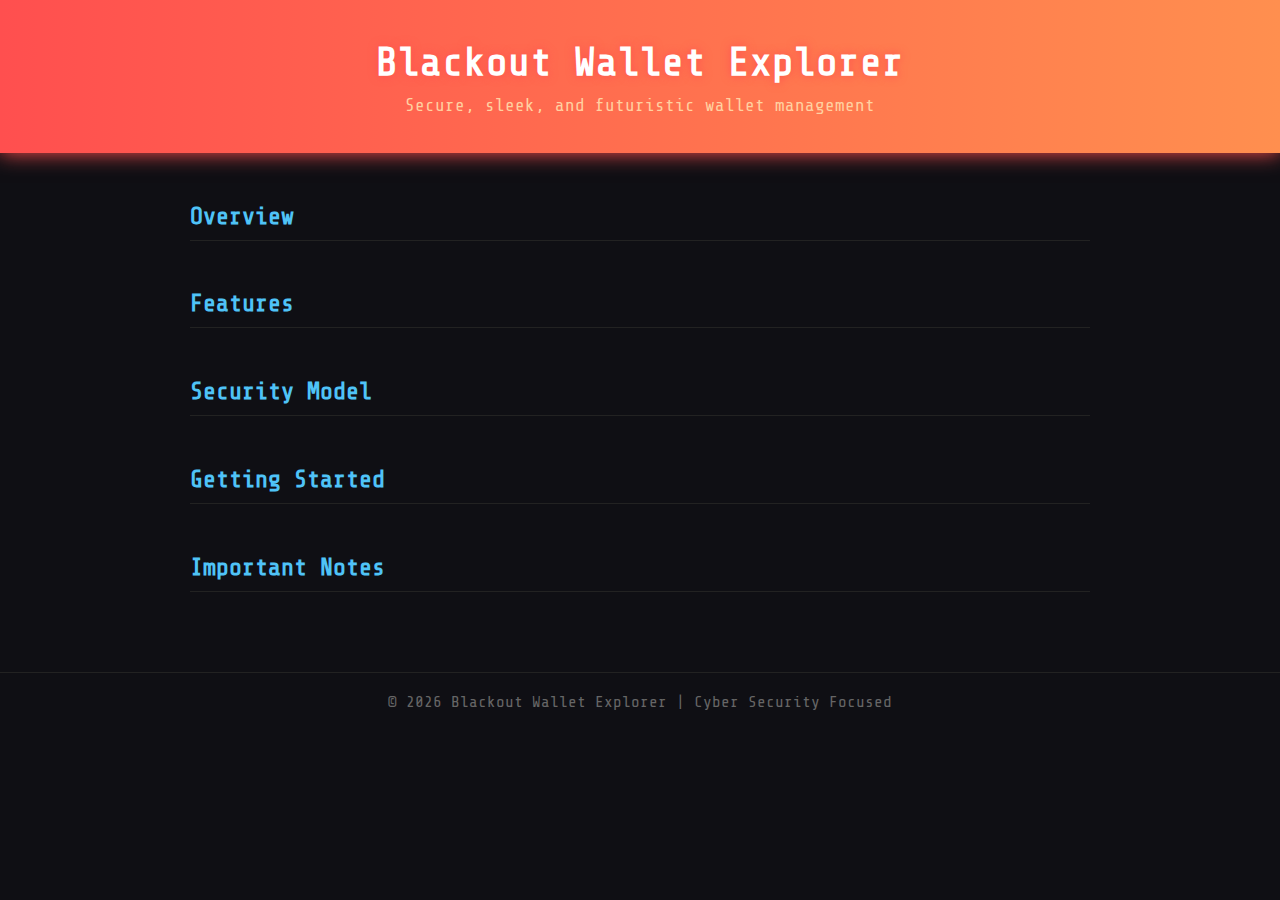
<file: index.html>
<!DOCTYPE html>
<html lang="en">
<head>
    <meta charset="UTF-8">
    <meta name="viewport" content="width=device-width, initial-scale=1.0">
    <title>Blackout Wallet Explorer</title>
    <style>
        @import url('https://fonts.googleapis.com/css2?family=Share+Tech+Mono&display=swap');

        body {
            margin: 0;
            padding: 0;
            font-family: 'Share Tech Mono', monospace;
            background: #0f0f14;
            color: #e0e0e0;
        }

        header {
            text-align: center;
            padding: 40px 20px 20px 20px;
            background: linear-gradient(90deg, #ff4f4f, #ff8f4f);
            color: #fff;
            box-shadow: 0 0 20px #ff4f4f;
        }

        header h1 {
            margin: 0;
            font-size: 2.5em;
            text-shadow: 0 0 10px #ff4f4f;
        }

        header p {
            font-size: 1.1em;
            margin-top: 10px;
            color: #ffd1a1;
        }

        .container {
            max-width: 900px;
            margin: 40px auto;
            padding: 0 20px;
        }

        h2 {
            color: #4fc3f7;
            cursor: pointer;
            padding: 10px 0;
            border-bottom: 1px solid #222;
            transition: 0.3s;
        }

        h2:hover {
            color: #00ffff;
            text-shadow: 0 0 8px #00ffff;
        }

        .section-content {
            max-height: 0;
            overflow: hidden;
            transition: max-height 0.5s ease, padding 0.3s ease;
            padding: 0 0;
        }

        .section-content.open {
            padding: 10px 0 20px 0;
            max-height: 1000px;
        }

        ul, ol {
            margin-left: 20px;
        }

        code, pre {
            background: #1b1b25;
            padding: 10px;
            border-radius: 6px;
            display: block;
            overflow-x: auto;
            color: #00ffcc;
            text-shadow: 0 0 3px #00ffcc;
        }

        footer {
            text-align: center;
            padding: 20px;
            color: #666;
            border-top: 1px solid #222;
            margin-top: 60px;
        }

        a {
            color: #ff8f4f;
            text-decoration: none;
        }

        a:hover {
            color: #ff4f4f;
            text-shadow: 0 0 6px #ff4f4f;
        }
    </style>
</head>
<body>

<header>
    <h1>Blackout Wallet Explorer</h1>
    <p>Secure, sleek, and futuristic wallet management</p>
</header>

<div class="container">

    <h2 onclick="toggleSection('overview')">Overview</h2>
    <div id="overview" class="section-content">
        <p>The <strong>Blackout Wallet Explorer</strong> allows users to view, track, and interact with blockchain wallets safely. It is designed for maximum transparency while keeping your private keys secure.</p>
    </div>

    <h2 onclick="toggleSection('features')">Features</h2>
    <div id="features" class="section-content">
        <ul>
            <li>View wallet balances and transaction history</li>
            <li>Supports multiple blockchain networks</li>
            <li>Responsive, lightweight interface</li>
            <li>Advanced search and filtering of transactions</li>
            <li>Offline mode for privacy</li>
        </ul>
    </div>

    <h2 onclick="toggleSection('security')">Security Model</h2>
    <div id="security" class="section-content">
        <p>The Blackout Wallet Explorer uses a multi-layered security approach:</p>
        <ul>
            <li><strong>Local Wallet Storage:</strong> Private keys never leave your device.</li>
            <li><strong>Encrypted Data:</strong> All wallet info is encrypted at rest.</li>
            <li><strong>Read-Only Blockchain Access:</strong> Default interactions are read-only, preventing unauthorized transactions.</li>
            <li><strong>Open Source Transparency:</strong> Verify the code to audit security.</li>
        </ul>
        <p>Example code snippet:</p>
        <pre><code>wallet.Unlock(key)
defer wallet.Destroy()
sig, err := wallet.Sign(tx)</code></pre>
    </div>

    <h2 onclick="toggleSection('getting-started')">Getting Started</h2>
    <div id="getting-started" class="section-content">
        <ol>
            <li>Download and install Blackout Wallet Explorer from the official source.</li>
            <li>Open the app and select "Import Wallet" or "Create New Wallet".</li>
            <li>View balances and transactions securely without exposing your keys.</li>
        </ol>
    </div>

    <h2 onclick="toggleSection('notes')">Important Notes</h2>
    <div id="notes" class="section-content">
        <ul>
            <li>Never share your private keys or seed phrases.</li>
            <li>Always verify the source of downloads.</li>
            <li>Use offline mode for maximum security when inspecting sensitive wallets.</li>
        </ul>
    </div>

</div>

<footer>
    &copy; 2026 Blackout Wallet Explorer | Cyber Security Focused
</footer>

<script>
    function toggleSection(id) {
        const section = document.getElementById(id);
        section.classList.toggle('open');
    }
</script>

</body>
</html>
</file>
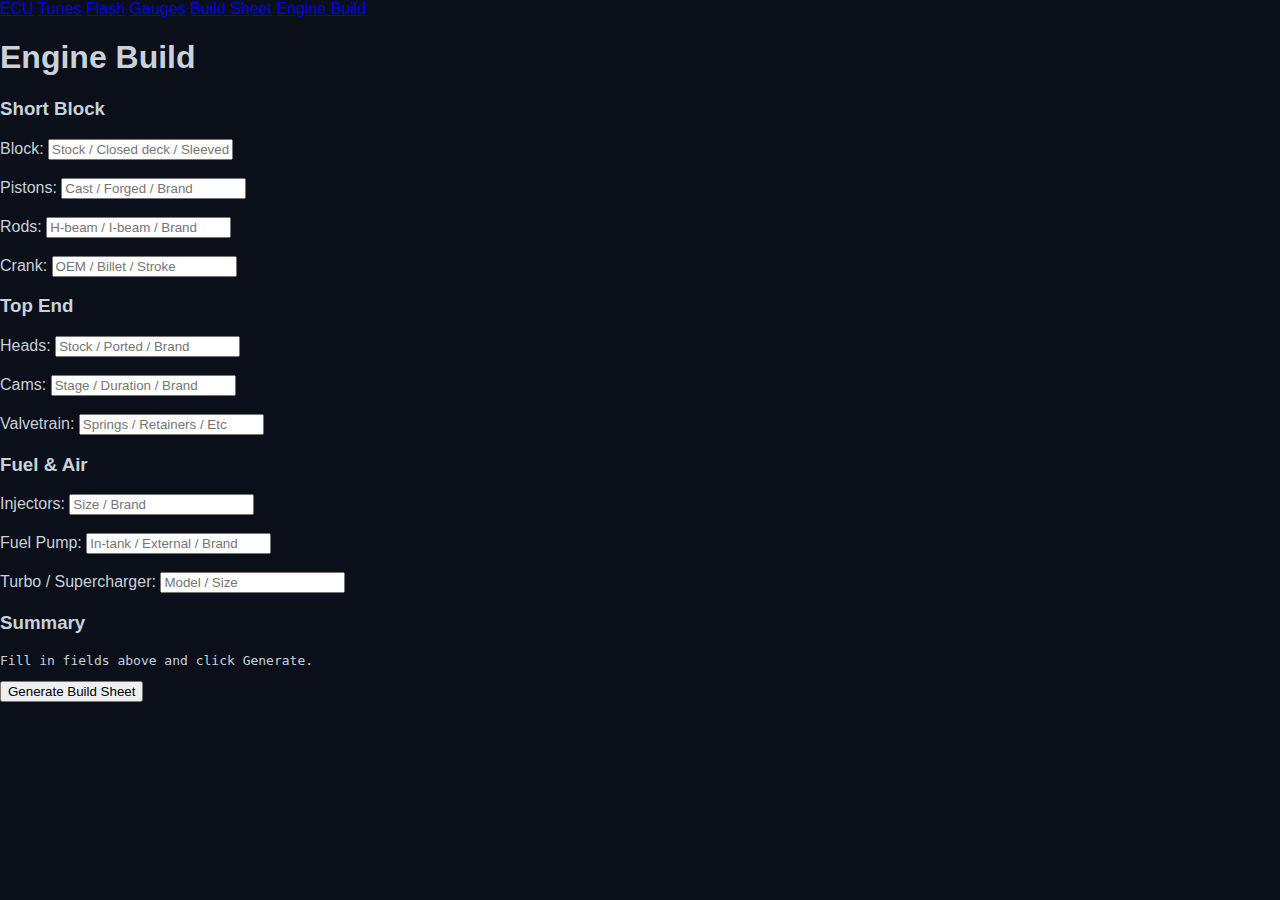
<file: engine build .html>
<!DOCTYPE html>
<html>
<head>
    <meta charset="UTF-8">
    <title>Phantom – Engine Build</title>
    <link rel="stylesheet" href="css/style.css">
</head>
<body>

<nav>
    <a href="index.html">ECU</a>
    <a href="tune-select.html">Tunes</a>
    <a href="flash.html">Flash</a>
    <a href="gauges.html">Gauges</a>
    <a href="build-sheet.html">Build Sheet</a>
    <a href="engine-build.html">Engine Build</a>
</nav>

<main>
    <h1>Engine Build</h1>

    <div class="card">
        <h3>Short Block</h3>
        <label>Block:
            <input id="block" placeholder="Stock / Closed deck / Sleeved">
        </label><br><br>
        <label>Pistons:
            <input id="pistons" placeholder="Cast / Forged / Brand">
        </label><br><br>
        <label>Rods:
            <input id="rods" placeholder="H-beam / I-beam / Brand">
        </label><br><br>
        <label>Crank:
            <input id="crank" placeholder="OEM / Billet / Stroke">
        </label>
    </div>

    <div class="card">
        <h3>Top End</h3>
        <label>Heads:
            <input id="heads" placeholder="Stock / Ported / Brand">
        </label><br><br>
        <label>Cams:
            <input id="cams" placeholder="Stage / Duration / Brand">
        </label><br><br>
        <label>Valvetrain:
            <input id="valve" placeholder="Springs / Retainers / Etc">
        </label>
    </div>

    <div class="card">
        <h3>Fuel & Air</h3>
        <label>Injectors:
            <input id="injectors" placeholder="Size / Brand">
        </label><br><br>
        <label>Fuel Pump:
            <input id="pump" placeholder="In-tank / External / Brand">
        </label><br><br>
        <label>Turbo / Supercharger:
            <input id="boostSetup" placeholder="Model / Size">
        </label>
    </div>

    <div class="card">
        <h3>Summary</h3>
        <pre id="engineSummary">Fill in fields above and click Generate.</pre>
        <button onclick="generateEngineSummary()">Generate Build Sheet</button>
    </div>
</main>

<script>
function generateEngineSummary() {
    const get = id => document.getElementById(id).value || "N/A";

    const text =
`PHANTOM ENGINE BUILD
---------------------
SHORT BLOCK
Block:      ${get("block")}
Pistons:    ${get("pistons")}
Rods:       ${get("rods")}
Crank:      ${get("crank")}

TOP END
Heads:      ${get("heads")}
Cams:       ${get("cams")}
Valvetrain: ${get("valve")}

FUEL & AIR
Injectors:  ${get("injectors")}
Fuel Pump:  ${get("pump")}
Boost:      ${get("boostSetup")}

Generated:  ${new Date().toLocaleString()}`;

    document.getElementById("engineSummary").textContent = text;
}
</script>
</body>
</html>
</file>
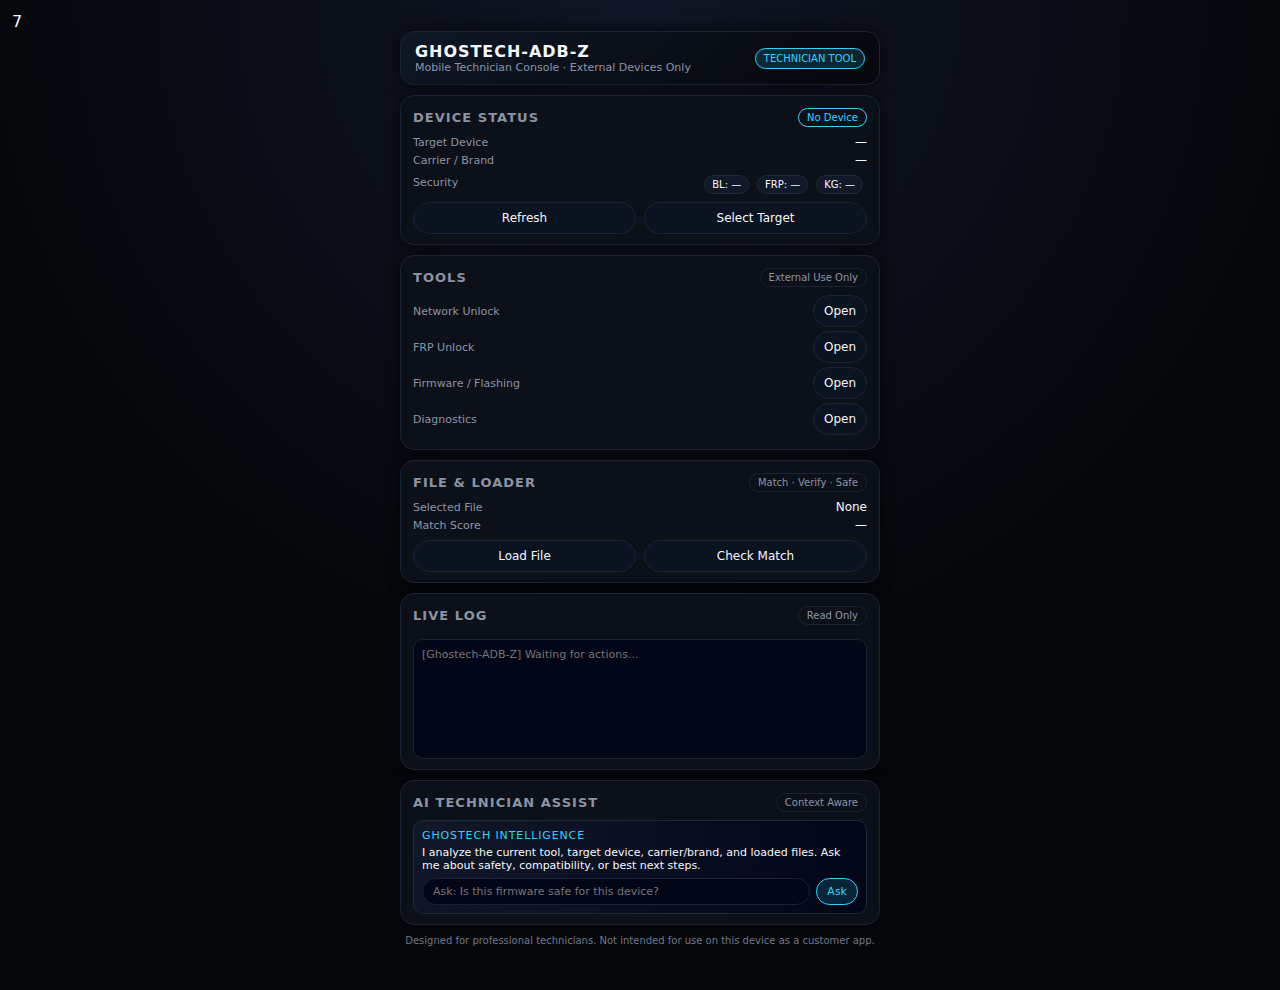
<file: GhosTech PhanTom Mobile .html>
7<!DOCTYPE html>
<html lang="en">
<head>
  <meta charset="UTF-8" />
  <title>Ghostech-ADB-Z Mobile Console</title>
  <meta name="viewport" content="width=device-width, initial-scale=1.0" />
  <style>
    :root {
      --bg: #05070b;
      --card: #0c1018;
      --accent: #34d1ff;
      --accent-soft: rgba(52, 209, 255, 0.15);
      --danger: #ff4b6a;
      --text-main: #f5f7ff;
      --text-muted: #8b93a7;
      --border-soft: #1a2233;
      --radius: 14px;
    }

    * {
      box-sizing: border-box;
      margin: 0;
      padding: 0;
      font-family: system-ui, -apple-system, BlinkMacSystemFont, "SF Pro Text",
        "Roboto", sans-serif;
    }

    body {
      background: radial-gradient(circle at top, #101626 0, #05070b 55%);
      color: var(--text-main);
      padding: 12px;
    }

    .app-shell {
      max-width: 480px;
      margin: 0 auto 32px auto;
    }

    .header {
      display: flex;
      justify-content: space-between;
      align-items: center;
      padding: 10px 14px;
      border-radius: var(--radius);
      background: linear-gradient(135deg, #0f1725, #05070b);
      border: 1px solid var(--border-soft);
      box-shadow: 0 0 18px rgba(0, 0, 0, 0.7);
      margin-bottom: 10px;
    }

    .header-title {
      font-size: 16px;
      font-weight: 600;
      letter-spacing: 0.06em;
      text-transform: uppercase;
    }

    .header-sub {
      font-size: 11px;
      color: var(--text-muted);
    }

    .badge-tech {
      font-size: 10px;
      text-transform: uppercase;
      padding: 4px 8px;
      border-radius: 999px;
      border: 1px solid var(--accent);
      background: var(--accent-soft);
      color: var(--accent);
    }

    .section {
      background: var(--card);
      border-radius: var(--radius);
      border: 1px solid var(--border-soft);
      padding: 12px 12px 10px 12px;
      margin-top: 10px;
      box-shadow: 0 0 14px rgba(0, 0, 0, 0.6);
    }

    .section-header {
      display: flex;
      justify-content: space-between;
      align-items: center;
      margin-bottom: 8px;
    }

    .section-title {
      font-size: 13px;
      font-weight: 600;
      text-transform: uppercase;
      letter-spacing: 0.08em;
      color: var(--text-muted);
    }

    .chip {
      font-size: 10px;
      padding: 3px 8px;
      border-radius: 999px;
      border: 1px solid var(--border-soft);
      color: var(--text-muted);
    }

    .chip-status {
      border-color: var(--accent);
      color: var(--accent);
    }

    .row {
      display: flex;
      justify-content: space-between;
      align-items: center;
      margin: 4px 0;
      font-size: 12px;
    }

    .label {
      color: var(--text-muted);
      font-size: 11px;
    }

    .value {
      font-weight: 500;
    }

    .pill {
      display: inline-block;
      font-size: 10px;
      padding: 3px 7px;
      border-radius: 999px;
      background: #111827;
      border: 1px solid #1f2937;
      margin-right: 4px;
      margin-top: 4px;
    }

    .pill-danger {
      border-color: var(--danger);
      color: var(--danger);
    }

    .btn-row {
      display: flex;
      gap: 8px;
      margin-top: 8px;
      flex-wrap: wrap;
    }

    .btn {
      flex: 1;
      min-width: 44%;
      padding: 8px 10px;
      border-radius: 999px;
      border: 1px solid var(--border-soft);
      background: #0b1220;
      color: var(--text-main);
      font-size: 12px;
      text-align: center;
    }

    .btn-primary {
      border-color: var(--accent);
      background: linear-gradient(135deg, #0ea5e9, #22c1c3);
      color: #020617;
      font-weight: 600;
    }

    .btn-danger {
      border-color: var(--danger);
      color: var(--danger);
    }

    .textarea-log {
      width: 100%;
      height: 120px;
      margin-top: 6px;
      border-radius: 10px;
      border: 1px solid var(--border-soft);
      background: #020617;
      color: var(--text-main);
      font-size: 11px;
      padding: 8px;
      resize: none;
    }

    .ai-box {
      margin-top: 6px;
      padding: 8px;
      border-radius: 10px;
      border: 1px solid #1d283a;
      background: radial-gradient(circle at top left, #111827, #020617);
      font-size: 11px;
    }

    .ai-title {
      font-size: 11px;
      text-transform: uppercase;
      letter-spacing: 0.08em;
      color: var(--accent);
      margin-bottom: 4px;
    }

    .ai-input-row {
      display: flex;
      margin-top: 6px;
      gap: 6px;
    }

    .ai-input {
      flex: 1;
      border-radius: 999px;
      border: 1px solid var(--border-soft);
      background: #020617;
      color: var(--text-main);
      font-size: 11px;
      padding: 6px 10px;
    }

    .ai-send {
      border-radius: 999px;
      border: 1px solid var(--accent);
      background: var(--accent-soft);
      color: var(--accent);
      font-size: 11px;
      padding: 6px 10px;
      white-space: nowrap;
    }

    .foot-note {
      margin-top: 10px;
      font-size: 10px;
      color: var(--text-muted);
      text-align: center;
      opacity: 0.8;
    }
  </style>
</head>
<body>
  <div class="app-shell">
    <!-- Header -->
    <header class="header">
      <div>
        <div class="header-title">GHOSTECH-ADB-Z</div>
        <div class="header-sub">Mobile Technician Console · External Devices Only</div>
      </div>
      <div class="badge-tech">Technician Tool</div>
    </header>

    <!-- Device Status -->
    <section class="section">
      <div class="section-header">
        <div class="section-title">Device Status</div>
        <div class="chip chip-status" id="deviceModeChip">No Device</div>
      </div>

      <div class="row">
        <div class="label">Target Device</div>
        <div class="value" id="deviceName">—</div>
      </div>
      <div class="row">
        <div class="label">Carrier / Brand</div>
        <div class="value" id="deviceCarrier">—</div>
      </div>
      <div class="row">
        <div class="label">Security</div>
        <div class="value">
          <span class="pill" id="blState">BL: —</span>
          <span class="pill" id="frpState">FRP: —</span>
          <span class="pill" id="kgState">KG: —</span>
        </div>
      </div>

      <div class="btn-row">
        <button class="btn" onclick="jsBridge.refreshDevice()">Refresh</button>
        <button class="btn" onclick="jsBridge.selectTarget()">Select Target</button>
      </div>
    </section>

    <!-- Tool Sections -->
    <section class="section">
      <div class="section-header">
        <div class="section-title">Tools</div>
        <div class="chip">External Use Only</div>
      </div>

      <div class="row">
        <div class="label">Network Unlock</div>
        <div class="value">
          <button class="btn" onclick="jsBridge.openTool('network_unlock')">Open</button>
        </div>
      </div>

      <div class="row">
        <div class="label">FRP Unlock</div>
        <div class="value">
          <button class="btn" onclick="jsBridge.openTool('frp_unlock')">Open</button>
        </div>
      </div>

      <div class="row">
        <div class="label">Firmware / Flashing</div>
        <div class="valuue">
          <button class="btn" onclick="jsBridge.openTool('firmware')">Open</button>
        </div>
      </div>

      <div class="row">
        <div class="label">Diagnostics</div>
        <div class="value">
          <button class="btn" onclick="jsBridge.openTool('diagnostics')">Open</button>
        </div>
      </div>
    </section>

    <!-- File / Loader -->
    <section class="section">
      <div class="section-header">
        <div class="section-title">File & Loader</div>
        <div class="chip">Match · Verify · Safe</div>
      </div>

      <div class="row">
        <div class="label">Selected File</div>
        <div class="value" id="fileName">None</div>
      </div>
      <div class="row">
        <div class="label">Match Score</div>
        <div class="value" id="matchScore">—</div>
      </div>

      <div class="btn-row">
        <button class="btn" onclick="jsBridge.pickFile()">Load File</button>
        <button class="btn" onclick="jsBridge.checkCompatibility()">Check Match</button>
      </div>
    </section>

    <!-- Logs -->
    <section class="section">
      <div class="section-header">
        <div class="section-title">Live Log</div>
        <div class="chip">Read Only</div>
      </div>
      <textarea
        id="logArea"
        class="textarea-log"
        readonly
        placeholder="[Ghostech-ADB-Z] Waiting for actions..."
      ></textarea>
    </section>

    <!-- AI Assistant -->
    <section class="section">
      <div class="section-header">
        <div class="section-title">AI Technician Assist</div>
        <div class="chip">Context Aware</div>
      </div>

      <div class="ai-box" id="aiBox">
        <div class="ai-title">Ghostech Intelligence</div>
        <div id="aiMessage">
          I analyze the current tool, target device, carrier/brand, and loaded files.  
          Ask me about safety, compatibility, or best next steps.
        </div>

        <div class="ai-input-row">
          <input
            id="aiInput"
            class="ai-input"
            type="text"
            placeholder="Ask: Is this firmware safe for this device?"
          />
          <button class="ai-send" onclick="sendAiQuery()">Ask</button>
        </div>
      </div>
    </section>

    <div class="foot-note">
      Designed for professional technicians.  
      Not intended for use on this device as a customer app.
    </div>
  </div>

  <script>
    // Stub bridge object – replace with your Android JS interface
    const jsBridge = {
      refreshDevice: () => {
        // Android: window.Android.refreshDevice()
        appendLog("Refreshing device info...");
      },
      selectTarget: () => {
        appendLog("Opening target device selector...");
      },
      openTool: (tool) => {
        appendLog("Opening tool: " + tool);
      },
      pickFile: () => {
        appendLog("Opening file picker...");
      },
      checkCompatibility: () => {
        appendLog("Checking file/device compatibility via AI + API...");
      },
      sendAiQuery: (q) => {
        appendLog("[AI] Query: " + q);
        // Call native AI/API here
      }
    };

    function appendLog(text) {
      const area = document.getElementById("logArea");
      area.value += (area.value ? "\n" : "") + text;
      area.scrollTop = area.scrollHeight;
    }

    function sendAiQuery() {
      const input = document.getElementById("aiInput");
      const msg = input.value.trim();
      if (!msg) return;
      jsBridge.sendAiQuery(msg);
      document.getElementById("aiMessage").textContent =
        "Thinking about: \"" + msg + "\"";
      input.value = "";
    }

    // Example: functions you can call from Android to update UI
    function updateDeviceStatus(profile) {
      document.getElementById("deviceModeChip").textContent = profile.mode || "Unknown";
      document.getElementById("deviceName").textContent = profile.name || "—";
      document.getElementById("deviceCarrier").textContent = profile.carrier || "—";
      document.getElementById("blState").textContent = "BL: " + (profile.bl || "—");
      document.getElementById("frpState").textContent = "FRP: " + (profile.frp || "—");
      document.getElementById("kgState").textContent = "KG: " + (profile.kg || "—");
    }

    function updateFileMatch(info) {
      document.getElementById("fileName").textContent = info.name || "None";
      document.getElementById("matchScore").textContent = info.score || "—";
    }

    function updateAiMessage(text) {
      document.getElementById("aiMessage").textContent = text;
    }
  </script>
</body>
</html>
</file>
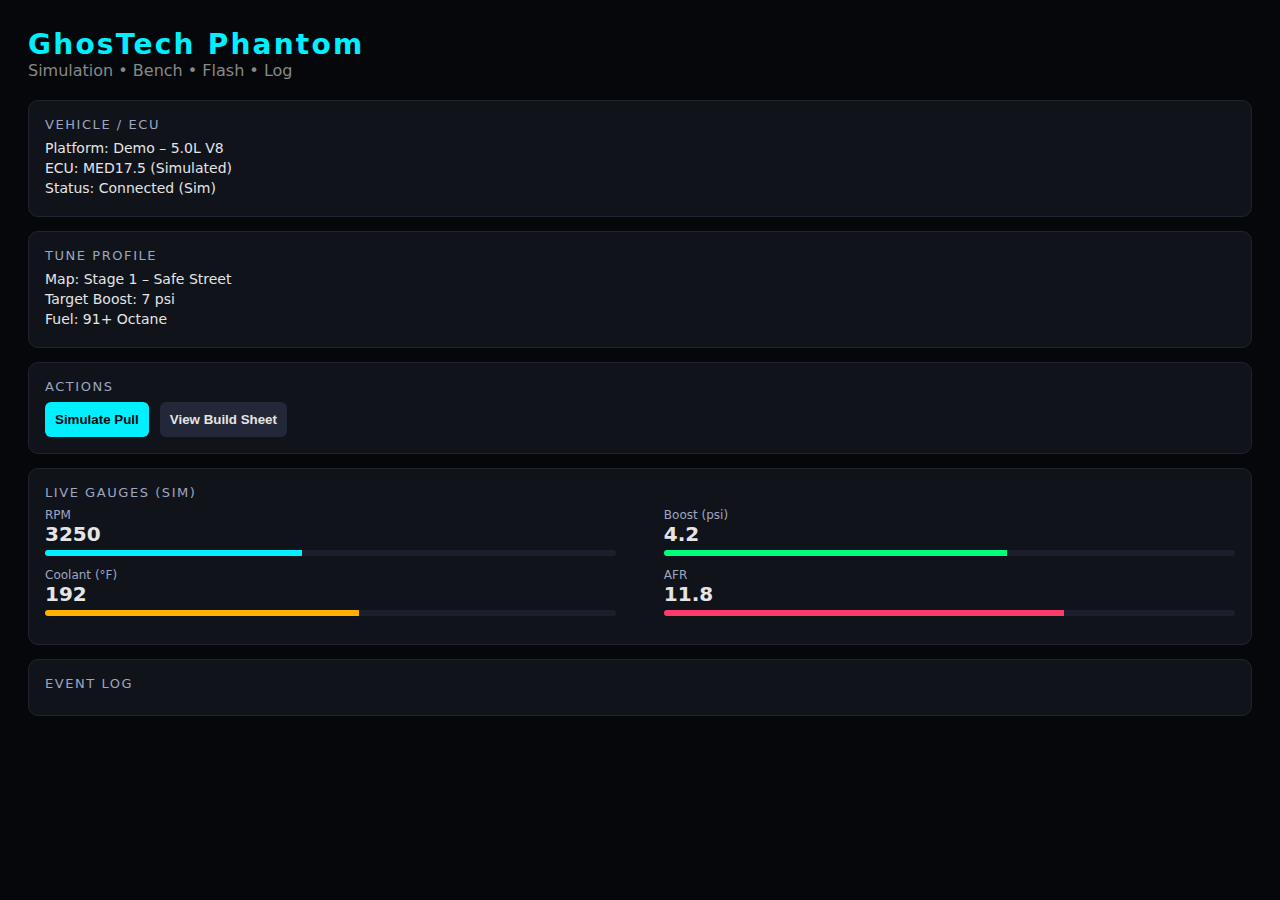
<file: ghosTech.html>
<!DOCTYPE html>
<html>
<head>
<meta charset="UTF-8">
<title>GhosTech Phantom</title>
<style>
    body {
        background: #05070b;
        color: #e5e5e5;
        font-family: system-ui, sans-serif;
        padding: 20px;
    }
    .logo {
        font-size: 28px;
        font-weight: bold;
        color: #00f0ff;
        letter-spacing: 0.08em;
    }
    .subtitle {
        color: #888;
        margin-bottom: 20px;
    }
    .card {
        background: #10131a;
        padding: 16px;
        border-radius: 10px;
        margin-bottom: 14px;
        border: 1px solid #1f2430;
    }
    .card-title {
        color: #9fa6c0;
        text-transform: uppercase;
        font-size: 13px;
        margin-bottom: 8px;
        letter-spacing: 0.12em;
    }
    .field {
        margin-bottom: 4px;
        font-size: 14px;
    }
    .btn {
        background: #00f0ff;
        color: #05070b;
        padding: 10px;
        border-radius: 6px;
        border: none;
        margin-right: 6px;
        cursor: pointer;
        font-weight: bold;
    }
    .btn-secondary {
        background: #222838;
        color: #e5e5e5;
    }
    .gauge-row {
        display: flex;
        justify-content: space-between;
        margin-bottom: 12px;
    }
    .gauge {
        width: 48%;
    }
    .gauge-label {
        color: #9fa6c0;
        font-size: 12px;
    }
    .gauge-value {
        font-size: 20px;
        font-weight: bold;
        margin-bottom: 4px;
    }
    .bar {
        height: 6px;
        background: #1a1f2b;
        border-radius: 10px;
        overflow: hidden;
    }
    .fill { height: 100%; background: #00f0ff; }
    .fill-boost { background: #00ff7b; }
    .fill-temp { background: #ffb000; }
    .fill-afr { background: #ff3b6a; }
    .log-line {
        font-size: 12px;
        color: #a5adc5;
        margin-bottom: 2px;
    }
</style>
</head>
<body>

<div class="logo">GhosTech Phantom</div>
<div class="subtitle">Simulation • Bench • Flash • Log</div>

<div class="card">
    <div class="card-title">Vehicle / ECU</div>
    <div class="field">Platform: Demo – 5.0L V8</div>
    <div class="field">ECU: MED17.5 (Simulated)</div>
    <div class="field">Status: Connected (Sim)</div>
</div>

<div class="card">
    <div class="card-title">Tune Profile</div>
    <div class="field">Map: Stage 1 – Safe Street</div>
    <div class="field">Target Boost: 7 psi</div>
    <div class="field">Fuel: 91+ Octane</div>
</div>

<div class="card">
    <div class="card-title">Actions</div>
    <button class="btn" onclick="simulatePull()">Simulate Pull</button>
    <button class="btn btn-secondary">View Build Sheet</button>
</div>

<div class="card">
    <div class="card-title">Live Gauges (Sim)</div>

    <div class="gauge-row">
        <div class="gauge">
            <div class="gauge-label">RPM</div>
            <div id="rpmValue" class="gauge-value">3250</div>
            <div class="bar"><div id="rpmFill" class="fill" style="width:45%"></div></div>
        </div>

        <div class="gauge">
            <div class="gauge-label">Boost (psi)</div>
            <div id="boostValue" class="gauge-value">4.2</div>
            <div class="bar"><div id="boostFill" class="fill fill-boost" style="width:60%"></div></div>
        </div>
    </div>

    <div class="gauge-row">
        <div class="gauge">
            <div class="gauge-label">Coolant (°F)</div>
            <div id="tempValue" class="gauge-value">192</div>
            <div class="bar"><div id="tempFill" class="fill fill-temp" style="width:55%"></div></div>
        </div>

        <div class="gauge">
            <div class="gauge-label">AFR</div>
            <div id="afrValue" class="gauge-value">11.8</div>
            <div class="bar"><div id="afrFill" class="fill fill-afr" style="width:70%"></div></div>
        </div>
    </div>
</div>

<div class="card">
    <div class="card-title">Event Log</div>
    <div id="log"></div>
</div>

<script>
function simulatePull() {
    const rpm = document.getElementById("rpmValue");
    const rpmFill = document.getElementById("rpmFill");
    const boost = document.getElementById("boostValue");
    const boostFill = document.getElementById("boostFill");
    const log = document.getElementById("log");

    let value = 0;
    log.innerHTML += `<div class="log-line">[SIM] Starting virtual pull…</div>`;

    const interval = setInterval(() => {
        value += 5;
        if (value > 100) { clearInterval(interval); return; }

        rpm.innerText = Math.floor(800 + value * 40);
        rpmFill.style.width = value + "%";

        boost.innerText = (value / 10).toFixed(1);
        boostFill.style.width = value + "%";
    }, 50);
}
</script>

</body>
</html>
</file>
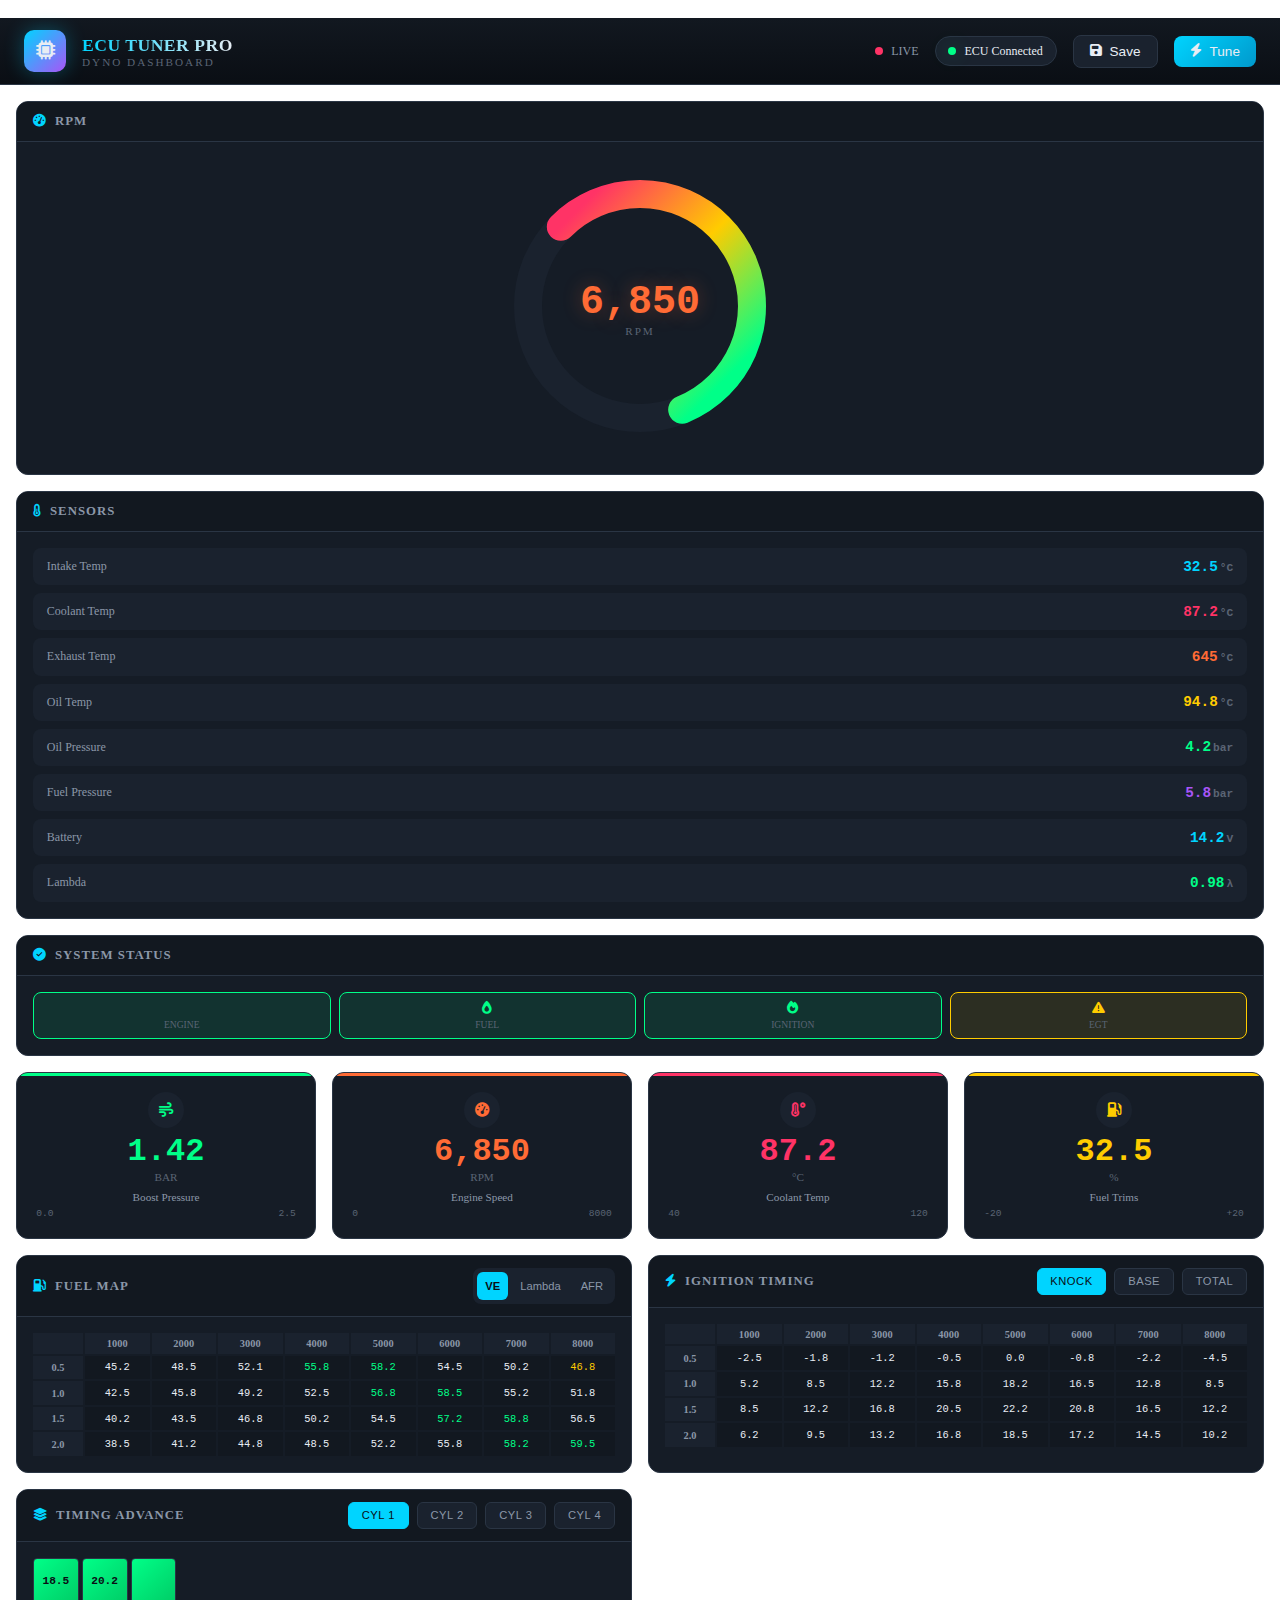
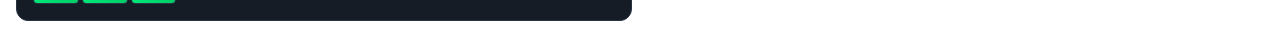
<file: huggytune .html>
<!DOCTYPE html>
<html lang="en">
<head>
    <meta charset="UTF-8">
    <meta name="viewport" content="width=device-width, initial-scale=1.0">
    <title>ECU Tuner Pro | Dyno Dashboard</title>
    <link rel="stylesheet" href="https://cdnjs.cloudflare.com/ajax/libs/font-awesome/6.4.0/css/all.min.css">
    <style>
        :root {
            --bg-primary: #0a0e14;
            --bg-secondary: #121820;
            --bg-tertiary: #1a222e;
            --bg-card: #151c26;
            --accent-cyan: #00d4ff;
            --accent-orange: #ff6b35;
            --accent-green: #00ff88;
            --accent-red: #ff3366;
            --accent-yellow: #ffcc00;
            --accent-purple: #a855f7;
            --text-primary: #e8edf4;
            --text-secondary: #8b97a8;
            --text-muted: #5a6474;
            --border-color: #2a3544;
            --glow-cyan: 0 0 20px rgba(0, 212, 255, 0.3);
            --glow-orange: 0 0 20px rgba(255, 107, 53, 0.3);
            --glow-green: 0 0 20px rgba(0, 255, 136, 0.3);
        }

        * {
            margin: 0;
            padding: 0;
            box-sizing: border-box;
        }

        body {
            font-family: 'Segoe UI', 'Roboto', mon: var(--bgospace;
            background-primary);
            color: var(--text-primary);
            min-height: 100vh;
            overflow-x: hidden;
        }

        /* Header */
        .header {
            background: linear-gradient(180deg, var(--bg-secondary) 0%, var(--bg-primary) 100%);
            border-bottom: 1px solid var(--border-color);
            padding: 0.75rem 1.5rem;
            display: flex;
            justify-content: space-between;
            align-items: center;
            position: sticky;
            top: 0;
            z-index: 100;
        }

        .logo-section {
            display: flex;
            align-items: center;
            gap: 1rem;
        }

        .logo {
            width: 42px;
            height: 42px;
            background: linear-gradient(135deg, var(--accent-cyan), var(--accent-purple));
            border-radius: 10px;
            display: flex;
            align-items: center;
            justify-content: center;
            font-size: 1.2rem;
            font-weight: bold;
            box-shadow: var(--glow-cyan);
        }

        .brand {
            display: flex;
            flex-direction: column;
        }

        .brand h1 {
            font-size: 1.1rem;
            font-weight: 700;
            letter-spacing: 0.5px;
            background: linear-gradient(90deg, var(--accent-cyan), var(--text-primary));
            -webkit-background-clip: text;
            -webkit-text-fill-color: transparent;
            background-clip: text;
        }

        .brand span {
            font-size: 0.7rem;
            color: var(--text-muted);
            text-transform: uppercase;
            letter-spacing: 2px;
        }

        .header-controls {
            display: flex;
            align-items: center;
            gap: 1rem;
        }

        .connection-status {
            display: flex;
            align-items: center;
            gap: 0.5rem;
            padding: 0.4rem 0.8rem;
            background: var(--bg-tertiary);
            border-radius: 20px;
            font-size: 0.75rem;
            border: 1px solid var(--border-color);
        }

        .status-dot {
            width: 8px;
            height: 8px;
            border-radius: 50%;
            background: var(--accent-green);
            box-shadow: var(--glow-green);
            animation: pulse 2s infinite;
        }

        @keyframes pulse {
            0%, 100% { opacity: 1; }
            50% { opacity: 0.5; }
        }

        .header-btn {
            padding: 0.5rem 1rem;
            background: var(--bg-tertiary);
            border: 1px solid var(--border-color);
            color: var(--text-primary);
            border-radius: 8px;
            cursor: pointer;
            font-size: 0.85rem;
            display: flex;
            align-items: center;
            gap: 0.5rem;
            transition: all 0.2s;
        }

        .header-btn:hover {
            background: var(--accent-cyan);
            color: var(--bg-primary);
            border-color: var(--accent-cyan);
        }

        .header-btn.primary {
            background: linear-gradient(135deg, var(--accent-cyan), #0099cc);
            border: none;
        }

        /* Main Layout */
        .main-container {
            display: grid;
            grid-template-columns: 280px 1fr 320px;
            gap: 1rem;
            padding: 1rem;
            min-height: calc(100vh - 70px);
        }

        @media (max-width: 1400px) {
            .main-container {
                grid-template-columns: 1fr;
            }
        }

        /* Panels */
        .panel {
            background: var(--bg-card);
            border: 1px solid var(--border-color);
            border-radius: 12px;
            overflow: hidden;
        }

        .panel-header {
            padding: 0.75rem 1rem;
            background: var(--bg-secondary);
            border-bottom: 1px solid var(--border-color);
            display: flex;
            justify-content: space-between;
            align-items: center;
        }

        .panel-title {
            font-size: 0.8rem;
            font-weight: 600;
            text-transform: uppercase;
            letter-spacing: 1px;
            color: var(--text-secondary);
            display: flex;
            align-items: center;
            gap: 0.5rem;
        }

        .panel-title i {
            color: var(--accent-cyan);
        }

        .panel-content {
            padding: 1rem;
        }

        /* Left Sidebar */
        .sidebar {
            display: flex;
            flex-direction: column;
            gap: 1rem;
        }

        /* Sensor List */
        .sensor-list {
            display: flex;
            flex-direction: column;
            gap: 0.5rem;
        }

        .sensor-item {
            display: flex;
            justify-content: space-between;
            align-items: center;
            padding: 0.6rem 0.8rem;
            background: var(--bg-tertiary);
            border-radius: 8px;
            border: 1px solid transparent;
            transition: all 0.2s;
        }

        .sensor-item:hover {
            border-color: var(--accent-cyan);
        }

        .sensor-item .label {
            font-size: 0.75rem;
            color: var(--text-secondary);
        }

        .sensor-item .value {
            font-size: 0.9rem;
            font-weight: 600;
            font-family: 'Courier New', monospace;
        }

        .sensor-item .unit {
            font-size: 0.7rem;
            color: var(--text-muted);
            margin-left: 2px;
        }

        /* Gauges */
        .gauge-container {
            display: grid;
            grid-template-columns: repeat(2, 1fr);
            gap: 1rem;
        }

        .gauge {
            position: relative;
            width: 100%;
            aspect-ratio: 1;
            background: var(--bg-tertiary);
            border-radius: 50%;
            display: flex;
            flex-direction: column;
            align-items: center;
            justify-content: center;
            border: 2px solid var(--border-color);
            box-shadow: inset 0 0 30px rgba(0,0,0,0.3);
        }

        .gauge::before {
            content: '';
            position: absolute;
            width: 85%;
            height: 85%;
            border-radius: 50%;
            background: conic-gradient(
                from 135deg,
                var(--accent-cyan) 0deg,
                var(--accent-cyan) var(--value, 180deg),
                var(--bg-primary) var(--value, 180deg),
                var(--bg-primary) 270deg,
                transparent 270deg
            );
            opacity: 0.3;
        }

        .gauge::after {
            content: '';
            position: absolute;
            width: 70%;
            height: 70%;
            border-radius: 50%;
            background: var(--bg-card);
            z-index: 1;
        }

        .gauge-value {
            position: relative;
            z-index: 2;
            text-align: center;
        }

        .gauge-value .number {
            font-size: 1.8rem;
            font-weight: 700;
            font-family: 'Courier New', monospace;
            line-height: 1;
        }

        .gauge-value .number.boost {
            color: var(--accent-green);
            text-shadow: var(--glow-green);
        }

        .gauge-value .number.rpm {
            color: var(--accent-orange);
            text-shadow: var(--glow-orange);
        }

        .gauge-value .unit {
            font-size: 0.7rem;
            color: var(--text-muted);
            text-transform: uppercase;
            letter-spacing: 1px;
        }

        .gauge-label {
            position: relative;
            z-index: 2;
            font-size: 0.65rem;
            color: var(--text-secondary);
            margin-top: 0.3rem;
            text-transform: uppercase;
            letter-spacing: 1px;
        }

        /* Center Section */
        .center-section {
            display: flex;
            flex-direction: column;
            gap: 1rem;
        }

        /* Main Gauges Row */
        .main-gauges {
            display: grid;
            grid-template-columns: repeat(4, 1fr);
            gap: 1rem;
        }

        @media (max-width: 900px) {
            .main-gauges {
                grid-template-columns: repeat(2, 1fr);
            }
        }

        .main-gauge-card {
            background: var(--bg-card);
            border: 1px solid var(--border-color);
            border-radius: 12px;
            padding: 1.2rem;
            text-align: center;
            position: relative;
            overflow: hidden;
        }

        .main-gauge-card::before {
            content: '';
            position: absolute;
            top: 0;
            left: 0;
            right: 0;
            height: 3px;
            background: var(--accent-cyan);
        }

        .main-gauge-card.boost::before {
            background: var(--accent-green);
        }

        .main-gauge-card.rpm::before {
            background: var(--accent-orange);
        }

        .main-gauge-card.temp::before {
            background: var(--accent-red);
        }

        .main-gauge-card.fuel::before {
            background: var(--accent-yellow);
        }

        .main-gauge-icon {
            width: 36px;
            height: 36px;
            margin: 0 auto 0.5rem;
            background: var(--bg-tertiary);
            border-radius: 50%;
            display: flex;
            align-items: center;
            justify-content: center;
            font-size: 0.9rem;
            color: var(--accent-cyan);
        }

        .main-gauge-card.boost .main-gauge-icon {
            color: var(--accent-green);
        }

        .main-gauge-card.rpm .main-gauge-icon {
            color: var(--accent-orange);
        }

        .main-gauge-card.temp .main-gauge-icon {
            color: var(--accent-red);
        }

        .main-gauge-card.fuel .main-gauge-icon {
            color: var(--accent-yellow);
        }

        .main-gauge-value {
            font-size: 2rem;
            font-weight: 700;
            font-family: 'Courier New', monospace;
            line-height: 1;
            margin-bottom: 0.2rem;
        }

        .main-gauge-card.boost .main-gauge-value {
            color: var(--accent-green);
        }

        .main-gauge-card.rpm .main-gauge-value {
            color: var(--accent-orange);
        }

        .main-gauge-card.temp .main-gauge-value {
            color: var(--accent-red);
        }

        .main-gauge-card.fuel .main-gauge-value {
            color: var(--accent-yellow);
        }

        .main-gauge-unit {
            font-size: 0.7rem;
            color: var(--text-muted);
            text-transform: uppercase;
        }

        .main-gauge-label {
            font-size: 0.7rem;
            color: var(--text-secondary);
            margin-top: 0.5rem;
        }

        .main-gauge-minmax {
            display: flex;
            justify-content: space-between;
            font-size: 0.6rem;
            color: var(--text-muted);
            margin-top: 0.3rem;
            font-family: 'Courier New', monospace;
        }

        /* Map Grid */
        .maps-section {
            display: grid;
            grid-template-columns: repeat(2, 1fr);
            gap: 1rem;
        }

        @media (max-width: 1100px) {
            .maps-section {
                grid-template-columns: 1fr;
            }
        }

        .map-grid {
            display: grid;
            grid-template-columns: 50px repeat(8, 1fr);
            gap: 2px;
            font-size: 0.65rem;
        }

        .map-grid-header {
            background: var(--bg-tertiary);
            padding: 0.3rem;
            text-align: center;
            color: var(--text-secondary);
            font-weight: 600;
        }

        .map-grid-row-header {
            background: var(--bg-tertiary);
            padding: 0.3rem;
            text-align: center;
            color: var(--text-secondary);
            font-weight: 600;
            display: flex;
            align-items: center;
            justify-content: center;
        }

        .map-cell {
            background: var(--bg-secondary);
            padding: 0.3rem;
            text-align: center;
            font-family: 'Courier New', monospace;
            cursor: pointer;
            transition: all 0.15s;
            border: 1px solid transparent;
        }

        .map-cell:hover {
            background: var(--accent-cyan);
            color: var(--bg-primary);
            transform: scale(1.05);
            z-index: 1;
            border-color: var(--accent-cyan);
        }

        .map-cell.high {
            color: var(--accent-red);
        }

        .map-cell.medium {
            color: var(--accent-yellow);
        }

        .map-cell.low {
            color: var(--accent-green);
        }

        /* Timing Grid */
        .timing-grid {
            display: grid;
            grid-template-columns: repeat(12, 1fr);
            gap: 3px;
        }

        .timing-cell {
            aspect-ratio: 1;
            background: var(--bg-secondary);
            border-radius: 4px;
            display: flex;
            align-items: center;
            justify-content: center;
            font-size: 0.7rem;
            font-family: 'Courier New', monospace;
            cursor: pointer;
            transition: all 0.15s;
            border: 1px solid var(--border-color);
        }

        .timing-cell:hover {
            transform: scale(1.1);
            border-color: var(--accent-cyan);
            z-index: 2;
        }

        .timing-cell.advanced {
            background: linear-gradient(135deg, var(--accent-green), #00cc66);
            color: var(--bg-primary);
            font-weight: 600;
        }

        .timing-cell.retarded {
            background: linear-gradient(135deg, var(--accent-red), #cc2255);
            color: var(--text-primary);
            font-weight: 600;
        }

        .timing-cell.stock {
            background: var(--bg-tertiary);
            color: var(--text-secondary);
        }

        /* Right Sidebar */
        .right-sidebar {
            display: flex;
            flex-direction: column;
            gap: 1rem;
        }

        /* Bar Gauges */
        .bar-gauge {
            margin-bottom: 1rem;
        }

        .bar-gauge-header {
            display: flex;
            justify-content: space-between;
            margin-bottom: 0.4rem;
        }

        .bar-gauge-label {
            font-size: 0.75rem;
            color: var(--text-secondary);
        }

        .bar-gauge-value {
            font-size: 0.75rem;
            font-family: 'Courier New', monospace;
            font-weight: 600;
        }

        .bar-gauge-track {
            height: 8px;
            background: var(--bg-tertiary);
            border-radius: 4px;
            overflow: hidden;
            position: relative;
        }

        .bar-gauge-fill {
            height: 100%;
            border-radius: 4px;
            transition: width 0.3s ease;
            position: relative;
        }

        .bar-gauge-fill::after {
            content: '';
            position: absolute;
            top: 0;
            left: 0;
            right: 0;
            bottom: 0;
            background: linear-gradient(90deg, transparent, rgba(255,255,255,0.2), transparent);
            animation: shimmer 2s infinite;
        }

        @keyframes shimmer {
            0% { transform: translateX(-100%); }
            100% { transform: translateX(100%); }
        }

        .bar-gauge-fill.maf {
            background: linear-gradient(90deg, var(--accent-cyan), var(--accent-green));
        }

        .bar-gauge-fill.timing {
            background: linear-gradient(90deg, var(--accent-green), var(--accent-yellow), var(--accent-red));
        }

        .bar-gauge-fill.fuel {
            background: linear-gradient(90deg, var(--accent-yellow), var(--accent-orange));
        }

        .bar-gauge-fill.voltage {
            background: linear-gradient(90deg, var(--accent-purple), var(--accent-cyan));
        }

        .bar-gauge-markers {
            display: flex;
            justify-content: space-between;
            margin-top: 0.2rem;
            font-size: 0.6rem;
            color: var(--text-muted);
        }

        /* 3D Surface Map */
        .surface-map {
            height: 200px;
            background: var(--bg-tertiary);
            border-radius: 8px;
            position: relative;
            overflow: hidden;
            display: flex;
            align-items: flex-end;
            justify-content: space-around;
            padding: 1rem;
        }

        .surface-bar {
            width: 30px;
            background: linear-gradient(180deg, var(--accent-cyan), var(--accent-purple));
            border-radius: 4px 4px 0 0;
            transition: height 0.3s ease;
            position: relative;
        }

        .surface-bar::after {
            content: attr(data-value);
            position: absolute;
            top: -20px;
            left: 50%;
            transform: translateX(-50%);
            font-size: 0.65rem;
            font-family: 'Courier New', monospace;
            color: var(--text-secondary);
        }

        /* Data Tables */
        .data-table {
            width: 100%;
            border-collapse: collapse;
            font-size: 0.7rem;
        }

        .data-table th {
            background: var(--bg-tertiary);
            padding: 0.5rem;
            text-align: left;
            color: var(--text-secondary);
            font-weight: 600;
            text-transform: uppercase;
            letter-spacing: 0.5px;
        }

        .data-table td {
            padding: 0.4rem 0.5rem;
            border-bottom: 1px solid var(--border-color);
            font-family: 'Courier New', monospace;
        }

        .data-table tr:hover td {
            background: var(--bg-tertiary);
        }

        .data-table .highlight {
            color: var(--accent-cyan);
            font-weight: 600;
        }

        .data-table .warning {
            color: var(--accent-yellow);
        }

        .data-table .danger {
            color: var(--accent-red);
        }

        /* Status Indicators */
        .status-grid {
            display: grid;
            grid-template-columns: repeat(4, 1fr);
            gap: 0.5rem;
        }

        .status-item {
            text-align: center;
            padding: 0.5rem;
            background: var(--bg-tertiary);
            border-radius: 8px;
            border: 1px solid var(--border-color);
        }

        .status-item.active {
            border-color: var(--accent-green);
            background: rgba(0, 255, 136, 0.1);
        }

        .status-item.warning {
            border-color: var(--accent-yellow);
            background: rgba(255, 204, 0, 0.1);
        }

        .status-icon {
            font-size: 0.8rem;
            margin-bottom: 0.2rem;
        }

        .status-item.active .status-icon {
            color: var(--accent-green);
        }

        .status-item.warning .status-icon {
            color: var(--accent-yellow);
        }

        .status-label {
            font-size: 0.6rem;
            color: var(--text-muted);
            text-transform: uppercase;
        }

        /* Buttons */
        .btn-group {
            display: flex;
            gap: 0.5rem;
            flex-wrap: wrap;
        }

        .btn {
            padding: 0.4rem 0.8rem;
            border: 1px solid var(--border-color);
            background: var(--bg-tertiary);
            color: var(--text-secondary);
            border-radius: 6px;
            font-size: 0.7rem;
            cursor: pointer;
            transition: all 0.2s;
            text-transform: uppercase;
            letter-spacing: 0.5px;
        }

        .btn:hover {
            background: var(--accent-cyan);
            color: var(--bg-primary);
            border-color: var(--accent-cyan);
        }

        .btn.active {
            background: var(--accent-cyan);
            color: var(--bg-primary);
            border-color: var(--accent-cyan);
        }

        .btn.danger {
            border-color: var(--accent-red);
            color: var(--accent-red);
        }

        .btn.danger:hover {
            background: var(--accent-red);
            color: var(--text-primary);
        }

        /* Tabs */
        .tabs {
            display: flex;
            gap: 0.25rem;
            background: var(--bg-tertiary);
            padding: 0.25rem;
            border-radius: 8px;
        }

        .tab {
            flex: 1;
            padding: 0.5rem;
            text-align: center;
            font-size: 0.7rem;
            color: var(--text-secondary);
            background: transparent;
            border: none;
            border-radius: 6px;
            cursor: pointer;
            transition: all 0.2s;
        }

        .tab.active {
            background: var(--accent-cyan);
            color: var(--bg-primary);
            font-weight: 600;
        }

        /* RPM Gauge */
        .rpm-gauge {
            position: relative;
            width: 100%;
            max-width: 280px;
            margin: 0 auto;
        }

        .rpm-arc {
            fill: none;
            stroke: var(--bg-tertiary);
            stroke-width: 20;
        }

        .rpm-progress {
            fill: none;
            stroke: url(#rpmGradient);
            stroke-width: 20;
            stroke-linecap: round;
            transform: rotate(-135deg);
            transform-origin: center;
            transition: stroke-dashoffset 0.3s ease;
        }

        .rpm-display {
            position: absolute;
            top: 50%;
            left: 50%;
            transform: translate(-50%, -50%);
            text-align: center;
        }

        .rpm-value {
            font-size: 2.5rem;
            font-weight: 700;
            font-family: 'Courier New', monospace;
            color: var(--accent-orange);
            text-shadow: var(--glow-orange);
        }

        .rpm-label {
            font-size: 0.7rem;
            color: var(--text-muted);
            text-transform: uppercase;
            letter-spacing: 2px;
        }

        /* Dyno Graph */
        .dyno-graph {
            height: 180px;
            background: var(--bg-tertiary);
            border-radius: 8px;
            position: relative;
            overflow: hidden;
        }

        .dyno-canvas {
            width: 100%;
            height: 100%;
        }

        /* Flex utilities */
        .flex-row {
            display: flex;
            gap: 1rem;
        }

        .flex-col {
            display: flex;
            flex-direction: column;
            gap: 1rem;
        }

        .mb-1 {
            margin-bottom: 0.5rem;
        }

        /* Scrollbar */
        ::-webkit-scrollbar {
            width: 6px;
            height: 6px;
        }

        ::-webkit-scrollbar-track {
            background: var(--bg-secondary);
        }

        ::-webkit-scrollbar-thumb {
            background: var(--border-color);
            border-radius: 3px;
        }

        ::-webkit-scrollbar-thumb:hover {
            background: var(--accent-cyan);
        }

        /* Footer link */
        .built-with {
            text-align: center;
            padding: 1rem;
            font-size: 0.75rem;
            color: var(--text-muted);
        }

        .built-with a {
            color: var(--accent-cyan);
            text-decoration: none;
            transition: color 0.2s;
        }

        .built-with a:hover {
            color: var(--accent-purple);
        }

        /* Animations */
        @keyframes glow {
            0%, 100% { box-shadow: 0 0 10px var(--accent-cyan); }
            50% { box-shadow: 0 0 25px var(--accent-cyan); }
        }

        .live-indicator {
            display: flex;
            align-items: center;
            gap: 0.5rem;
        }

        .live-dot {
            width: 8px;
            height: 8px;
            background: var(--accent-red);
            border-radius: 50%;
            animation: blink 1s infinite;
        }

        @keyframes blink {
            0%, 100% { opacity: 1; }
            50% { opacity: 0.3; }
        }

        /* Responsive */
        @media (max-width: 768px) {
            .main-container {
                padding: 0.5rem;
                gap: 0.5rem;
            }
            
            .header {
                padding: 0.5rem 1rem;
                flex-wrap: wrap;
            }
            
            .brand h1 {
                font-size: 1rem;
            }
            
            .main-gauges {
                grid-template-columns: repeat(2, 1fr);
            }
            
            .maps-section {
                grid-template-columns: 1fr;
            }
        }
    </style>
</head>
<body>
    <!-- SVG Definitions -->
    <svg width="0" height="0">
        <defs>
            <linearGradient id="rpmGradient" x1="0%" y1="0%" x2="100%" y2="0%">
                <stop offset="0%" style="stop-color:#00ff88" />
                <stop offset="50%" style="stop-color:#ffcc00" />
                <stop offset="100%" style="stop-color:#ff3366" />
            </linearGradient>
        </defs>
    </svg>

    <!-- Header -->
    <header class="header">
        <div class="logo-section">
            <div class="logo">
                <i class="fas fa-microchip"></i>
            </div>
            <div class="brand">
                <h1>ECU TUNER PRO</h1>
                <span>Dyno Dashboard</span>
            </div>
        </div>
        
        <div class="header-controls">
            <div class="live-indicator">
                <span class="live-dot"></span>
                <span style="font-size: 0.75rem; color: var(--text-secondary);">LIVE</span>
            </div>
            <div class="connection-status">
                <div class="status-dot"></div>
                <span>ECU Connected</span>
            </div>
            <button class="header-btn">
                <i class="fas fa-save"></i> Save
            </button>
            <button class="header-btn primary">
                <i class="fas fa-bolt"></i> Tune
            </button>
        </div>
    </header>

    <!-- Main Container -->
    <main class="main-container">
        <!-- Left Sidebar -->
        <aside class="sidebar">
            <!-- RPM Gauge -->
            <div class="panel">
                <div class="panel-header">
                    <div class="panel-title">
                        <i class="fas fa-tachometer-alt"></i>
                        RPM
                    </div>
                </div>
                <div class="panel-content" style="padding: 1.5rem;">
                    <div class="rpm-gauge">
                        <svg viewBox="0 0 200 200">
                            <circle class="rpm-arc" cx="100" cy="100" r="80" 
                                stroke-dasharray="377" stroke-dashoffset="0" />
                            <circle class="rpm-progress" cx="100" cy="100" r="80" 
                                stroke-dasharray="377" stroke-dashoffset="94" />
                        </svg>
                        <div class="rpm-display">
                            <div class="rpm-value">6,850</div>
                            <div class="rpm-label">RPM</div>
                        </div>
                    </div>
                </div>
            </div>

            <!-- Sensors -->
            <div class="panel">
                <div class="panel-header">
                    <div class="panel-title">
                        <i class="fas fa-thermometer-half"></i>
                        Sensors
                    </div>
                </div>
                <div class="panel-content">
                    <div class="sensor-list">
                        <div class="sensor-item">
                            <span class="label">Intake Temp</span>
                            <span class="value" style="color: var(--accent-cyan);">32.5<span class="unit">°C</span></span>
                        </div>
                        <div class="sensor-item">
                            <span class="label">Coolant Temp</span>
                            <span class="value" style="color: var(--accent-red);">87.2<span class="unit">°C</span></span>
                        </div>
                        <div class="sensor-item">
                            <span class="label">Exhaust Temp</span>
                            <span class="value" style="color: var(--accent-orange);">645<span class="unit">°C</span></span>
                        </div>
                        <div class="sensor-item">
                            <span class="label">Oil Temp</span>
                            <span class="value" style="color: var(--accent-yellow);">94.8<span class="unit">°C</span></span>
                        </div>
                        <div class="sensor-item">
                            <span class="label">Oil Pressure</span>
                            <span class="value" style="color: var(--accent-green);">4.2<span class="unit">bar</span></span>
                        </div>
                        <div class="sensor-item">
                            <span class="label">Fuel Pressure</span>
                            <span class="value" style="color: var(--accent-purple);">5.8<span class="unit">bar</span></span>
                        </div>
                        <div class="sensor-item">
                            <span class="label">Battery</span>
                            <span class="value" style="color: var(--accent-cyan);">14.2<span class="unit">V</span></span>
                        </div>
                        <div class="sensor-item">
                            <span class="label">Lambda</span>
                            <span class="value" style="color: var(--accent-green);">0.98<span class="unit">λ</span></span>
                        </div>
                    </div>
                </div>
            </div>

            <!-- Status -->
            <div class="panel">
                <div class="panel-header">
                    <div class="panel-title">
                        <i class="fas fa-check-circle"></i>
                        System Status
                    </div>
                </div>
                <div class="panel-content">
                    <div class="status-grid">
                        <div class="status-item active">
                            <div class="status-icon"><i class="fas fa-engine"></i></div>
                            <div class="status-label">Engine</div>
                        </div>
                        <div class="status-item active">
                            <div class="status-icon"><i class="fas fa-burn"></i></div>
                            <div class="status-label">Fuel</div>
                        </div>
                        <div class="status-item active">
                            <div class="status-icon"><i class="fas fa-fire"></i></div>
                            <div class="status-label">Ignition</div>
                        </div>
                        <div class="status-item warning">
                            <div class="status-icon"><i class="fas fa-exclamation-triangle"></i></div>
                            <div class="status-label">EGT</div>
                        </div>
                    </div>
                </div>
            </div>
        </aside>

        <!-- Center Section -->
        <section class="center-section">
            <!-- Main Gauges -->
            <div class="main-gauges">
                <div class="main-gauge-card boost">
                    <div class="main-gauge-icon">
                        <i class="fas fa-wind"></i>
                    </div>
                    <div class="main-gauge-value">1.42</div>
                    <div class="main-gauge-unit">bar</div>
                    <div class="main-gauge-label">Boost Pressure</div>
                    <div class="main-gauge-minmax">
                        <span>0.0</span>
                        <span>2.5</span>
                    </div>
                </div>

                <div class="main-gauge-card rpm">
                    <div class="main-gauge-icon">
                        <i class="fas fa-tachometer-alt"></i>
                    </div>
                    <div class="main-gauge-value">6,850</div>
                    <div class="main-gauge-unit">RPM</div>
                    <div class="main-gauge-label">Engine Speed</div>
                    <div class="main-gauge-minmax">
                        <span>0</span>
                        <span>8000</span>
                    </div>
                </div>

                <div class="main-gauge-card temp">
                    <div class="main-gauge-icon">
                        <i class="fas fa-temperature-high"></i>
                    </div>
                    <div class="main-gauge-value">87.2</div>
                    <div class="main-gauge-unit">°C</div>
                    <div class="main-gauge-label">Coolant Temp</div>
                    <div class="main-gauge-minmax">
                        <span>40</span>
                        <span>120</span>
                    </div>
                </div>

                <div class="main-gauge-card fuel">
                    <div class="main-gauge-icon">
                        <i class="fas fa-gas-pump"></i>
                    </div>
                    <div class="main-gauge-value">32.5</div>
                    <div class="main-gauge-unit">%</div>
                    <div class="main-gauge-label">Fuel Trims</div>
                    <div class="main-gauge-minmax">
                        <span>-20</span>
                        <span>+20</span>
                    </div>
                </div>
            </div>

            <!-- Maps Grid -->
            <div class="maps-section">
                <!-- Fuel Map -->
                <div class="panel">
                    <div class="panel-header">
                        <div class="panel-title">
                            <i class="fas fa-gas-pump"></i>
                            Fuel Map
                        </div>
                        <div class="tabs" style="width: auto;">
                            <button class="tab active">VE</button>
                            <button class="tab">Lambda</button>
                            <button class="tab">AFR</button>
                        </div>
                    </div>
                    <div class="panel-content">
                        <div class="map-grid">
                            <div class="map-grid-header"></div>
                            <div class="map-grid-header">1000</div>
                            <div class="map-grid-header">2000</div>
                            <div class="map-grid-header">3000</div>
                            <div class="map-grid-header">4000</div>
                            <div class="map-grid-header">5000</div>
                            <div class="map-grid-header">6000</div>
                            <div class="map-grid-header">7000</div>
                            <div class="map-grid-header">8000</div>

                            <div class="map-grid-row-header">0.5</div>
                            <div class="map-cell">45.2</div>
                            <div class="map-cell">48.5</div>
                            <div class="map-cell">52.1</div>
                            <div class="map-cell low">55.8</div>
                            <div class="map-cell low">58.2</div>
                            <div class="map-cell">54.5</div>
                            <div class="map-cell">50.2</div>
                            <div class="map-cell medium">46.8</div>

                            <div class="map-grid-row-header">1.0</div>
                            <div class="map-cell">42.5</div>
                            <div class="map-cell">45.8</div>
                            <div class="map-cell">49.2</div>
                            <div class="map-cell">52.5</div>
                            <div class="map-cell low">56.8</div>
                            <div class="map-cell low">58.5</div>
                            <div class="map-cell">55.2</div>
                            <div class="map-cell">51.8</div>

                            <div class="map-grid-row-header">1.5</div>
                            <div class="map-cell">40.2</div>
                            <div class="map-cell">43.5</div>
                            <div class="map-cell">46.8</div>
                            <div class="map-cell">50.2</div>
                            <div class="map-cell">54.5</div>
                            <div class="map-cell low">57.2</div>
                            <div class="map-cell low">58.8</div>
                            <div class="map-cell">56.5</div>

                            <div class="map-grid-row-header">2.0</div>
                            <div class="map-cell">38.5</div>
                            <div class="map-cell">41.2</div>
                            <div class="map-cell">44.8</div>
                            <div class="map-cell">48.5</div>
                            <div class="map-cell">52.2</div>
                            <div class="map-cell">55.8</div>
                            <div class="map-cell low">58.2</div>
                            <div class="map-cell low">59.5</div>
                        </div>
                    </div>
                </div>

                <!-- Ignition Map -->
                <div class="panel">
                    <div class="panel-header">
                        <div class="panel-title">
                            <i class="fas fa-bolt"></i>
                            Ignition Timing
                        </div>
                        <div class="btn-group">
                            <button class="btn active">Knock</button>
                            <button class="btn">Base</button>
                            <button class="btn">Total</button>
                        </div>
                    </div>
                    <div class="panel-content">
                        <div class="map-grid">
                            <div class="map-grid-header"></div>
                            <div class="map-grid-header">1000</div>
                            <div class="map-grid-header">2000</div>
                            <div class="map-grid-header">3000</div>
                            <div class="map-grid-header">4000</div>
                            <div class="map-grid-header">5000</div>
                            <div class="map-grid-header">6000</div>
                            <div class="map-grid-header">7000</div>
                            <div class="map-grid-header">8000</div>

                            <div class="map-grid-row-header">0.5</div>
                            <div class="map-cell">-2.5</div>
                            <div class="map-cell">-1.8</div>
                            <div class="map-cell">-1.2</div>
                            <div class="map-cell">-0.5</div>
                            <div class="map-cell">0.0</div>
                            <div class="map-cell">-0.8</div>
                            <div class="map-cell">-2.2</div>
                            <div class="map-cell">-4.5</div>

                            <div class="map-grid-row-header">1.0</div>
                            <div class="map-cell">5.2</div>
                            <div class="map-cell">8.5</div>
                            <div class="map-cell">12.2</div>
                            <div class="map-cell">15.8</div>
                            <div class="map-cell">18.2</div>
                            <div class="map-cell">16.5</div>
                            <div class="map-cell">12.8</div>
                            <div class="map-cell">8.5</div>

                            <div class="map-grid-row-header">1.5</div>
                            <div class="map-cell">8.5</div>
                            <div class="map-cell">12.2</div>
                            <div class="map-cell">16.8</div>
                            <div class="map-cell">20.5</div>
                            <div class="map-cell">22.2</div>
                            <div class="map-cell">20.8</div>
                            <div class="map-cell">16.5</div>
                            <div class="map-cell">12.2</div>

                            <div class="map-grid-row-header">2.0</div>
                            <div class="map-cell">6.2</div>
                            <div class="map-cell">9.5</div>
                            <div class="map-cell">13.2</div>
                            <div class="map-cell">16.8</div>
                            <div class="map-cell">18.5</div>
                            <div class="map-cell">17.2</div>
                            <div class="map-cell">14.5</div>
                            <div class="map-cell">10.2</div>
                        </div>
                    </div>
                </div>

                <!-- Advanced Timing Grid -->
                <div class="panel">
                    <div class="panel-header">
                        <div class="panel-title">
                            <i class="fas fa-layer-group"></i>
                            Timing Advance
                        </div>
                        <div class="btn-group">
                            <button class="btn active">Cyl 1</button>
                            <button class="btn">Cyl 2</button>
                            <button class="btn">Cyl 3</button>
                            <button class="btn">Cyl 4</button>
                        </div>
                    </div>
                    <div class="panel-content">
                        <div class="timing-grid">
                            <div class="timing-cell advanced">18.5</div>
                            <div class="timing-cell advanced">20.2</div>
                            <div class="timing-cell advanced">
</file>
<file: css/style.css>
body {
    margin: 0;
    background: #0a0f1a;
    color: #c9d1d9;
    font-family: Arial, sans-serif;
    overflow: hidden;
}

/* Sidebar */
#sidebar {
    position: fixed;
    top: 0;
    left: 0;
    width: 240px;
    height: 100vh;
    background: #0d1117;
    border-right: 1px solid #1f2937;
    transform: translateX(-240px);
    transition: transform 0.3s ease;
    overflow-y: auto;
    z-index: 1000;
}

#sidebar.open {
    transform: translateX(0);
}

.sidebar-header {
    padding: 20px;
    text-align: center;
}

.sidebar-logo {
    width: 100%;
    height: auto;
}

/* Page list */
#page-list {
    padding: 10px;
}

.page-link {
    display: block;
    padding: 12px;
    margin-bottom: 6px;
    background: #111827;
    color: #60a5fa;
    text-decoration: none;
    border-radius: 4px;
    transition: background 0.2s;
}

.page-link:hover {
    background: #1e293b;
}

/* Menu button */
#menu-btn {
    position: fixed;
    top: 10px;
    left: 10px;
    background: #111827;
    color: #60a5fa;
    border: none;
    padding: 10px 14px;
    font-size: 20px;
    border-radius: 4px;
    z-index: 1100;
}

/* Viewer */
#viewer {
    position: absolute;
    top: 0;
    left: 0;
    width: 100vw;
    height: 100vh;
    border: none;
}
</file>
